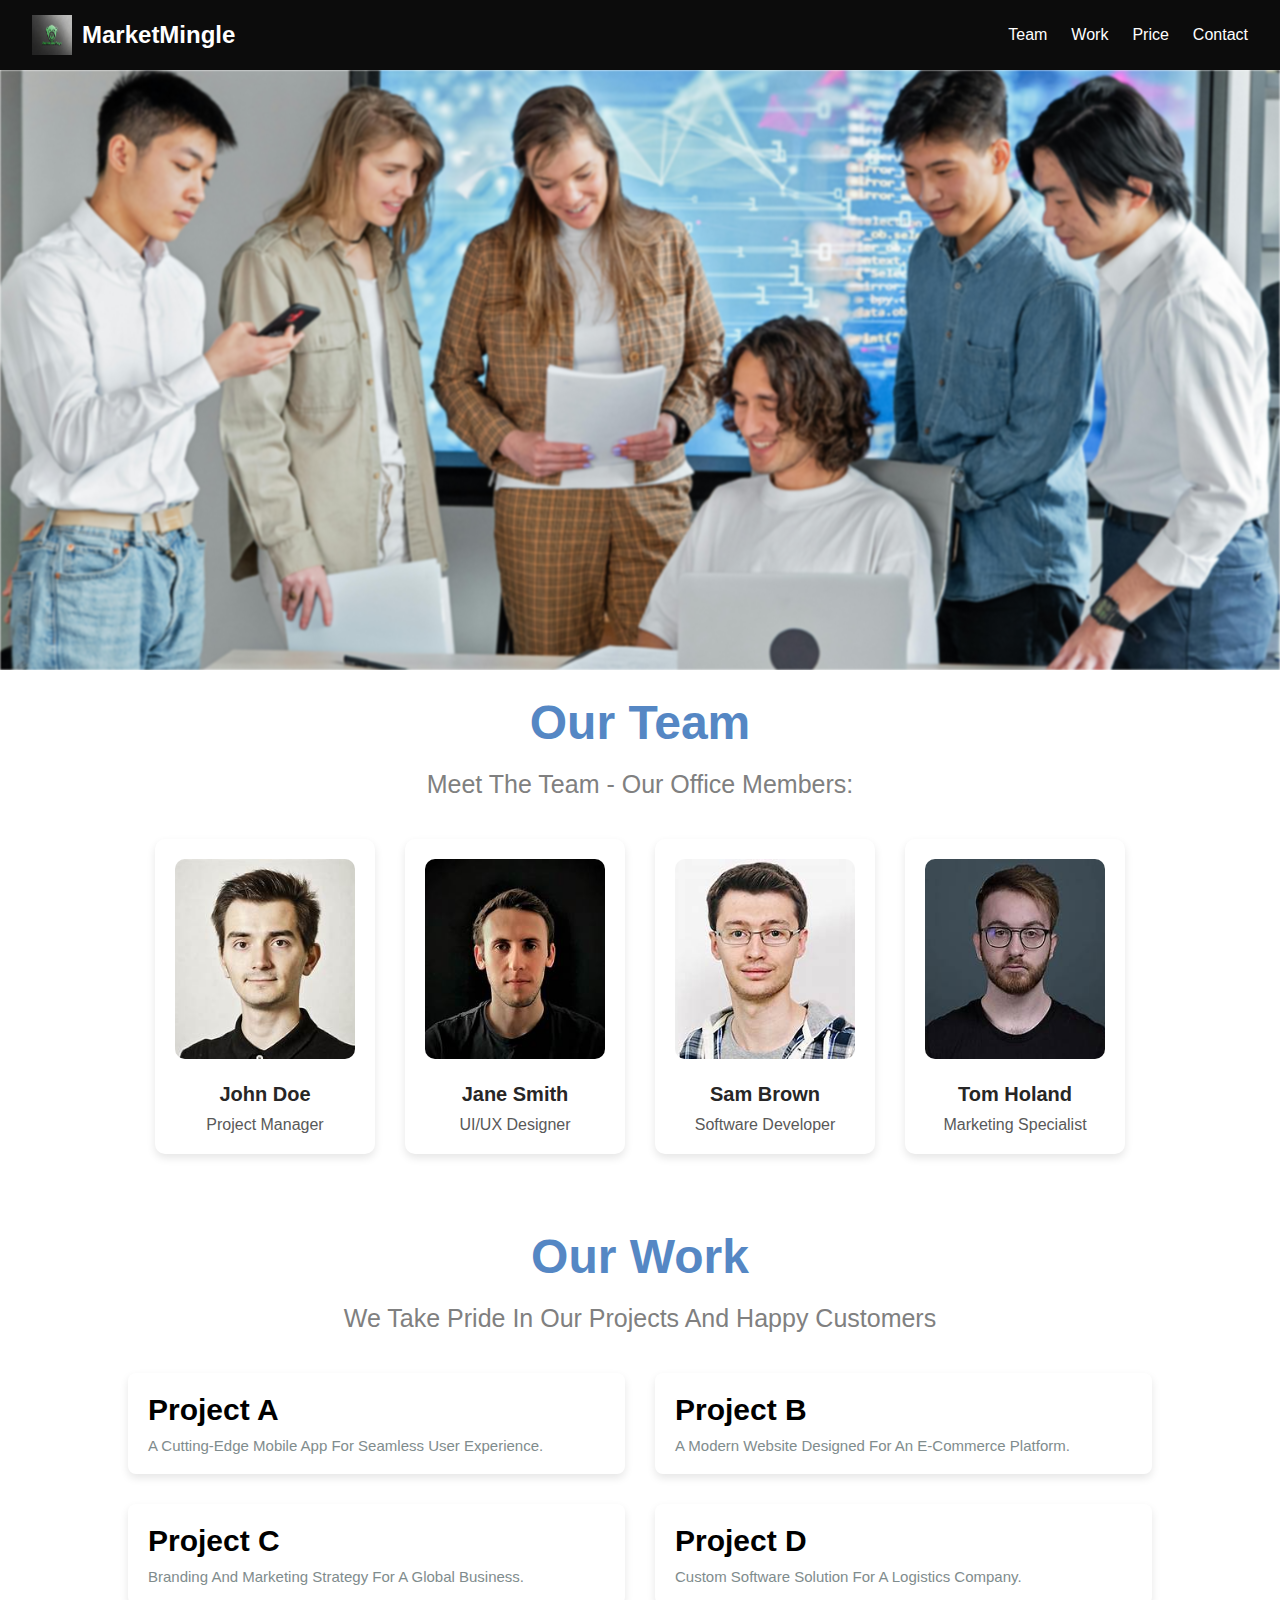
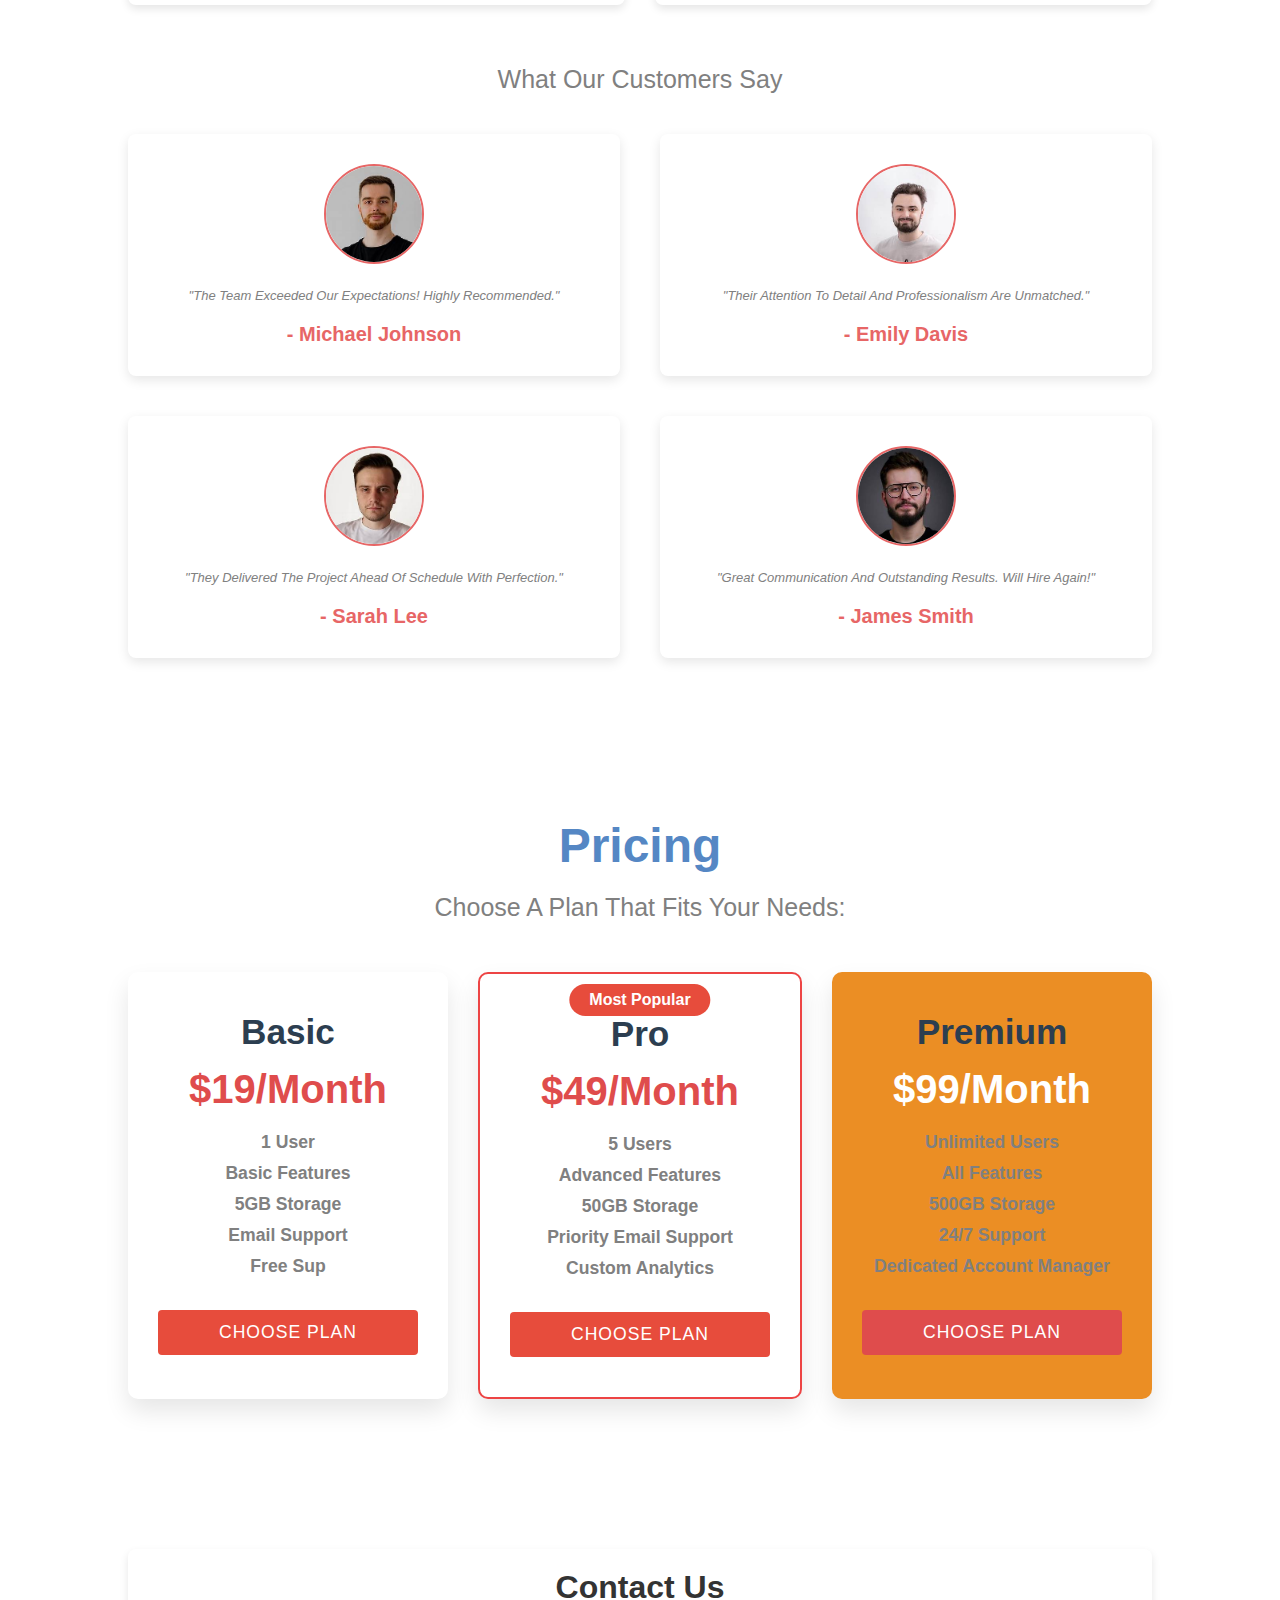
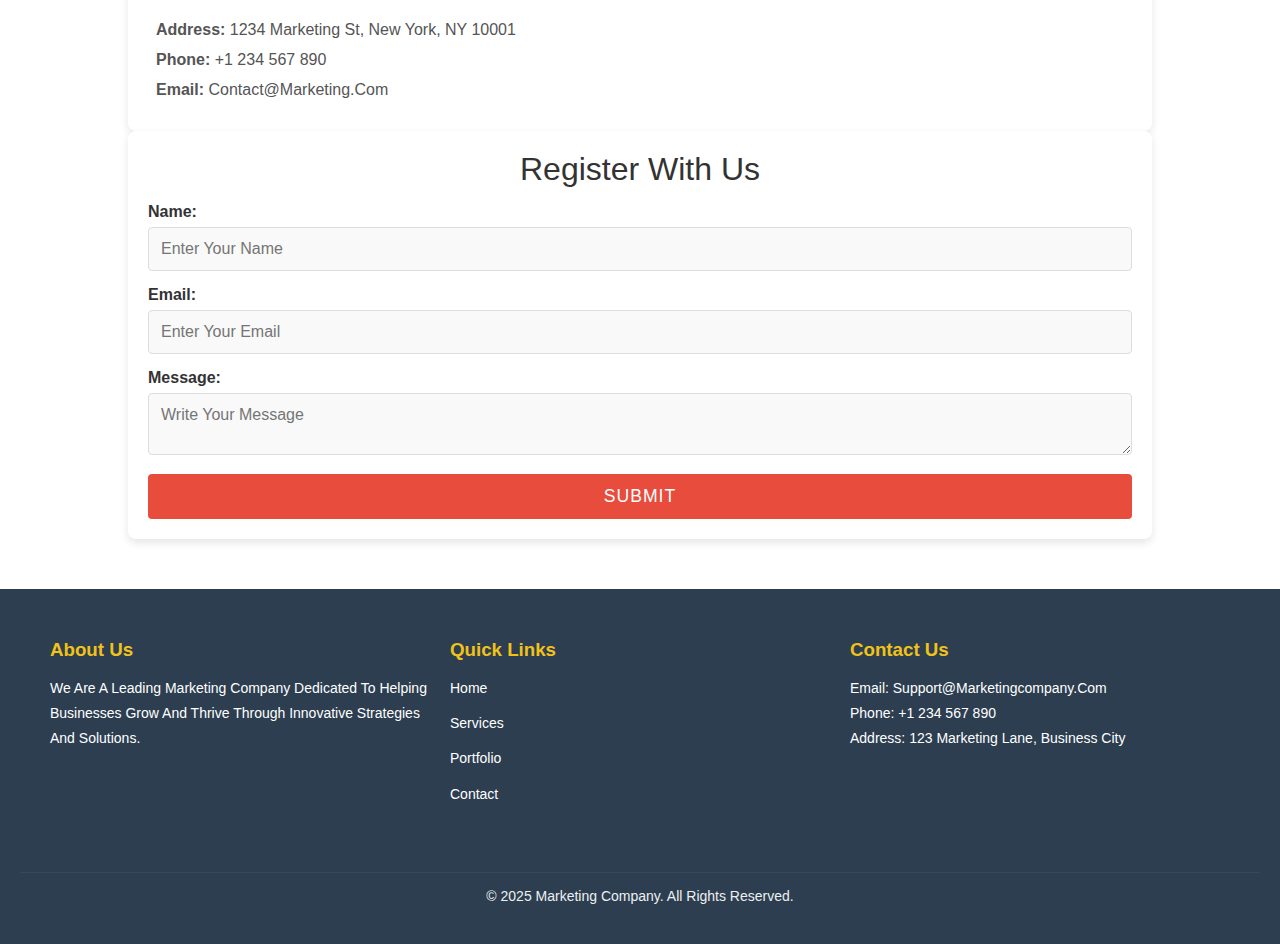
<file: Markeingpro/index.html>
<!DOCTYPE html>
<html lang="en">

<head>
    <meta charset="UTF-8">
    <meta name="viewport" content="width=device-width, initial-scale=1.0">
    <title>Marketing Website</title>
    <link rel="stylesheet" href="styles.css">
</head>

<body>
    <header class="navbar">
        <div class="logo">
            <img src="images/logo.jpg" alt="" class="logo-img">
            MarketMingle
        </div>
        <nav class="nav-links">
            <a href="#team">Team</a>
            <a href="#work">Work</a>
            <a href="#price">Price</a>
            <a href="#contact">Contact</a>
        </nav>
    </header>

    <!-- Home Section -->
    <div id="home" class="home">
        <img src="images/homei.jpg" alt="Home Image" class="home-img">
    </div>
    <!-- Team Section -->
    <section id="team" class="team">
        <h1>Our Team</h1>
        <h2>Meet the team - our office members:</h2>
        <div class="team-members">
            <div class="member">
                <img src="images/OIP (1).jpg" alt="John Doe, Project Manager" class="member-img">
                <h3>John Doe</h3>
                <p>Project Manager</p>
            </div>
            <div class="member">
                <img src="images/OIP (2).jpg" alt="Jane Smith, UI/UX Designer" class="member-img">
                <h3>Jane Smith</h3>
                <p>UI/UX Designer</p>
            </div>
            <div class="member">
                <img src="images/OIP (3).jpg" alt="Sam Brown, Software Developer" class="member-img">
                <h3>Sam Brown</h3>
                <p>Software Developer</p>
            </div>
            <div class="member">
                <img src="images/OIP.jpg" alt="Tom Holand, Marketing Specialist" class="member-img">
                <h3>Tom Holand</h3>
                <p>Marketing Specialist</p>
            </div>
        </div>
    </section>

    <!-- Work Section -->
    <section id="work" class="work">
        <div class="container">
            <h1>Our Work</h1>
            <h2>We take pride in our projects and happy customers</h2>
            <div class="projects">
                <div class="project">
                    <h3>Project A</h3>
                    <p>A cutting-edge mobile app for seamless user experience.</p>
                </div>
                <div class="project">
                    <h3>Project B</h3>
                    <p>A modern website designed for an e-commerce platform.</p>
                </div>
                <div class="project">
                    <h3>Project C</h3>
                    <p>Branding and marketing strategy for a global business.</p>
                </div>
                <div class="project">
                    <h3>Project D</h3>
                    <p>Custom software solution for a logistics company.</p>
                </div>
            </div>
            <div class="customers">
                <h2>What Our Customers Say</h2>
                <div class="reviews">
                    <div class="review">
                        <img src="images/cus1.jpg" alt="Customer 1" class="customer-img">
                        <p>"The team exceeded our expectations! Highly recommended."</p>
                        <h4>- Michael Johnson</h4>
                    </div>
                    <div class="review">
                        <img src="images/cus2.jpg" alt="Customer 2" class="customer-img">
                        <p>"Their attention to detail and professionalism are unmatched."</p>
                        <h4>- Emily Davis</h4>
                    </div>
                    <div class="review">
                        <img src="images/cus3.jpg" alt="Customer 3" class="customer-img">
                        <p>"They delivered the project ahead of schedule with perfection."</p>
                        <h4>- Sarah Lee</h4>
                    </div>
                    <div class="review">
                        <img src="images/cus4.jpg" alt="Customer 4" class="customer-img">
                        <p>"Great communication and outstanding results. Will hire again!"</p>
                        <h4>- James Smith</h4>
                    </div>
                </div>
            </div>
        </div>
    </section>

    <!-- Price Section -->
    <section id="price" class="price">
        <div class="container">
            <h1>Pricing</h1>
            <h2>Choose a plan that fits your needs:</h2>
            <div class="pricing-plans">
                <div class="plan">
                    <h3>Basic</h3>
                    <p class="price">$19/month</p>
                    <ul>
                        <li>1 User</li>
                        <li>Basic Features</li>
                        <li>5GB Storage</li>
                        <li>Email Support</li>
                        <li>free sup</li>
                    </ul>
                    <button>Choose Plan</button>
                </div>
                <div class="plan pro">
                    <h3>Pro</h3>
                    <p class="price">$49/month</p>
                    <ul>
                        <li>5 Users</li>
                        <li>Advanced Features</li>
                        <li>50GB Storage</li>
                        <li>Priority Email Support</li>
                        <li>Custom Analytics</li>
                    </ul>
                    <button>Choose Plan</button>
                </div>
                <div class="plan premium">
                    <h3>Premium</h3>
                    <p class="price">$99/month</p>
                    <ul>
                        <li>Unlimited Users</li>
                        <li>All Features</li>
                        <li>500GB Storage</li>
                        <li>24/7 Support</li>
                        <li>Dedicated Account Manager</li>
                    </ul>
                    <button>Choose Plan</button>
                </div>
            </div>
        </div>
    </section>

    <!-- Contact Section -->
    <section id="contact" class="contact">
        <div class="container">
            <div class="contact-info">
                <h1>Contact Us</h1>
                <p><i class="fas fa-map-marker-alt"></i> <strong>Address:</strong> 1234 Marketing St, New York, NY 10001
                </p>
                <p><i class="fas fa-phone-alt"></i> <strong>Phone:</strong> +1 234 567 890</p>
                <p><i class="fas fa-envelope"></i> <strong>Email:</strong> contact@marketing.com</p>
            </div>

            <div class="contact-form">
                <h2>Register with Us</h2>
                <form action="#" method="POST">
                    <label for="name">Name:</label>
                    <input type="text" id="name" name="name" required placeholder="Enter your name">

                    <label for="email">Email:</label>
                    <input type="email" id="email" name="email" required placeholder="Enter your email">

                    <label for="message">Message:</label>
                    <textarea id="message" name="message" required placeholder="Write your message"></textarea>

                    <button type="submit">Submit</button>
                </form>
            </div>
        </div>
    </section>

    <!-- Footer Section -->
    <footer class="footer">
        <div class="footer-content">
            <div class="footer-section about">
                <h3>About Us</h3>
                <p>We are a leading marketing company dedicated to helping businesses grow and thrive through innovative
                    strategies and solutions.</p>
            </div>
            <div class="footer-section links">
                <h3>Quick Links</h3>
                <ul>
                    <li><a href="">Home</a></li>
                    <li><a href="">Services</a></li>
                    <li><a href="">Portfolio</a></li>
                    <li><a href="">Contact</a></li>
                </ul>
            </div>
            <div class="footer-section contact">
                <h3>Contact Us</h3>
                <p>Email: support@marketingcompany.com</p>
                <p>Phone: +1 234 567 890</p>
                <p>Address: 123 Marketing Lane, Business City</p>
            </div>
        </div>
        <div class="footer-bottom">
            <p>&copy; 2025 Marketing Company. All Rights Reserved.</p>
        </div>
    </footer>





</body>

</html>
</file>
<file: Markeingpro/styles.css>
* {
    margin: 0;
    padding: 0;
    box-sizing: border-box;
    font-family: Arial, Helvetica, sans-serif;
    text-transform: capitalize;

}


/* Navbar  */
.navbar {
    display: flex;
    justify-content: space-between;
    align-items: center;
    background-color: #0c0c0c;
    padding: 15px 32px;
    color: white;


    .logo {
        display: flex;
        align-items: center;
        font-size: 24px;
        font-weight: bold;
    }

    .logo-img {
        width: 40px;
        height: 40px;
        margin-right: 10px;
    }

    .nav-links {
        display: flex;
        gap: 24px;
    }

    .nav-links a {
        color: white;
        text-decoration: none;
        font-size: 16px;
        transition: color 0.3s;
    }

    .nav-links a:hover {
        color: rgb(243, 243, 172);
    }
}

/* Home Section  */

.home {
    height: 600px;
    overflow: hidden;


    .home-img {
        width: 100%;
        height: 100%;
        object-fit: cover;
        filter: blur(1px);

    }
}

/* team  Section  */

#team {
    padding: 25px 20px;
    background-color: white;
    text-align: center;

    #team h1 {
        font-size: 48px;
        color: #333;
        margin-bottom: 10px;
    }

    #team h2 {
        font-size: 24px;
        color: gray;
        margin-bottom: 30px;
    }

    .team-members {
        display: flex;
        flex-wrap: wrap;
        justify-content: center;
        gap: 30px;
        margin-top: 20px;
    }

    .member {
        background-color: white;
        border-radius: 10px;
        padding: 20px;
        width: 220px;
        box-shadow: 0 4px 8px rgba(0, 0, 0, 0.1);
        transition: transform 0.3s ease, box-shadow 0.3s ease;
    }

    .member:hover {
        transform: translateY(-10px);
        box-shadow: 0 6px 16px rgba(0, 0, 0, 0.2);
    }

    .member-img {
        width: 100%;
        height: 200px;
        object-fit: cover;
        border-radius: 10px;
        margin-bottom: 20px;
    }

    .member h3 {
        font-size: 20px;
        color: rgb(39, 38, 38);
        margin-bottom: 10px;
    }

    .member p {
        font-size: 16px;
        color: rgb(89, 89, 89);
    }
}

/* work Section */
.container {
    width: 80%;
    margin: 0 auto;

}

.projects {
    display: grid;
    grid-template-columns: repeat(2, 1fr);
    gap: 30px;
    margin-bottom: 60px;
}

.project {
    background-color: white;
    padding: 20px;
    border-radius: 8px;
    box-shadow: 0 4px 8px rgba(0, 0, 0, 0.1);
    transition: transform 0.3s ease-in-out;
}

.project:hover {
    transform: translateY(-10px);
}

.project h3 {
    font-size: 30px;
    margin-bottom: 10px;
}

.project p {
    font-size: 15px;
    color: #7f8c8d;
}

/* Customers Section */
.customers {
    text-align: center;
    margin-bottom: 60px;
}

.reviews {
    display: grid;
    grid-template-columns: repeat(2, 1fr);
    gap: 40px;
}

.review {
    background-color: white;
    padding: 30px;
    border-radius: 8px;
    box-shadow: 0 4px 12px rgba(0, 0, 0, 0.1);
    text-align: center;
    transition: transform 0.3s ease-in-out;
}

.review:hover {
    transform: translateY(-10px);
}

.customer-img {
    width: 100px;
    height: 100px;
    border-radius: 50%;
    margin-bottom: 20px;
    border: 2px solid rgb(231, 102, 102);
}

.review p {
    font-style: italic;
    color: gray;
    margin-bottom: 20px;
    font-size: 13px;
}

.review h4 {
    font-weight: 600;
    font-size: 20px;
    color: rgb(231, 102, 102);
}

/* Price Section */
.container {
    width: 80%;
    margin: 0 auto;
    padding: 50px 0;
}

h1 {
    font-size: 3rem;
    text-align: center;
    color: rgb(85, 135, 196);
    margin-bottom: 20px;
}

h2 {
    text-align: center;
    font-size: 25px;
    color: gray;
    margin-bottom: 40px;
    font-weight: 400;
}

.pricing-plans {
    display: flex;
    justify-content: space-between;
    gap: 30px;
    margin-top: 50px;
}

.plan {
    background-color: white;
    padding: 40px 30px;
    border-radius: 10px;
    box-shadow: 0 12px 24px rgba(0, 0, 0, 0.1);
    text-align: center;
    flex: 1;
    transition: transform 0.3s ease, box-shadow 0.3s ease;
    position: relative;
}

.plan:hover {
    transform: translateY(-10px);
    box-shadow: 0 16px 32px rgba(0, 0, 0, 0.2);
}

.plan h3 {
    font-size: 2.2rem;
    color: #2C3E50;
    margin-bottom: 15px;
}

.price {
    font-size: 2.5rem;
    font-weight: 700;
    color: rgb(223, 76, 76);
    margin-bottom: 20px;
}

ul {
    list-style-type: none;
    margin-bottom: 25px;
}

ul li {
    font-size: 1.1rem;
    color: gray;
    margin-bottom: 10px;
}

button {
    padding: 15px 40px;
    background-color: rgb(223, 76, 76);
    color: white;
    border: none;
    border-radius: 30px;
    font-size: 1.1rem;
    cursor: pointer;
    transition: background-color 0.3s ease;
    text-transform: uppercase;
    letter-spacing: 1px;
}

button:hover {
    background-color: rgb(237, 68, 68);
}

/* Highlight Pro and Premium Plans */
.pro {
    background-color: white;
    border: 2px solid rgb(237, 68, 68);
    position: relative;
    z-index: 1;
}

.pro::after {
    content: "Most Popular";
    position: absolute;
    top: 10px;
    left: 50%;
    transform: translateX(-50%);
    background-color: #e74c3c;
    color: white;
    padding: 7px 20px;
    border-radius: 30px;
    font-weight: 600;
    font-size: 1rem;
}

.premium {
    background-color: rgb(235, 142, 36);
    color: white;
    box-shadow: 0 12px 24px rgba(0, 0, 0, 0.1);
}

.premium .price {
    color: white;
}

.premium button {
    background-color: rgb(223, 76, 76);
}

.premium button:hover {
    background-color: rgb(237, 68, 68);
}

/* Contact Section */
.container {
    width: 80%;
    margin: 0 auto;
    padding-top: 50px;
}

#contact {
    display: flex;
    justify-content: space-between;
    gap: 30px;
    margin-top: 50px;
    flex-wrap: wrap;
}

.contact-info,
.contact-form {
    background-color: white;
    padding: 20px;
    border-radius: 8px;
    box-shadow: 0 4px 8px rgba(0, 0, 0, 0.1);
    flex: 1;
}

.contact-info h1,
.contact-form h2 {
    color: #333;
    font-size: 2rem;
    margin-bottom: 15px;
    text-align: center;
}

.contact-info p {
    font-size: 1rem;
    color: #555;
    margin-bottom: 12px;
}

.contact-info p i {
    color: #e74c3c;
    margin-right: 8px;
}

.contact-form label {
    display: block;
    margin-bottom: 6px;
    font-weight: 600;
    color: #333;
}

.contact-form input,
.contact-form textarea {
    width: 100%;
    padding: 12px;
    margin-bottom: 15px;
    border: 1px solid #ddd;
    border-radius: 4px;
    font-size: 1rem;
    background-color: #f9f9f9;
}

.contact-form input:focus,
.contact-form textarea:focus {
    border-color: #e74c3c;
    outline: none;
}

/* Button */
button {
    padding: 12px 30px;
    background-color: #e74c3c;
    color: white;
    border: none;
    border-radius: 4px;
    font-size: 1.1rem;
    cursor: pointer;
    width: 100%;
}

button:hover {
    background-color: #c0392b;
}

/* Footer Styling */
.footer {
    background-color: #2c3e50;
    color: #ecf0f1;
    padding: 40px 20px;
    text-align: center;
}

.footer-content {
    display: flex;
    flex-wrap: wrap;
    justify-content: space-around;
    max-width: 1200px;
    margin: 0 auto;
    text-align: left;
}

.footer-section {
    flex: 1 1 300px;
    margin: 10px;
}

.footer-section h3 {
    margin-bottom: 15px;
    color: rgb(241, 194, 26);
}

.footer-section p,
.footer-section a {
    font-size: 14px;
    line-height: 1.8;
    color: white;
    text-decoration: none;
}

.footer-section a:hover {
    color: rgb(241, 194, 26);
}

.footer-section ul {
    list-style: none;
    padding: 0;
}

.footer-section ul li {
    margin: 10px 0;
}

.footer-bottom {
    margin-top: 30px;
    border-top: 1px solid #34495e;
    padding-top: 15px;
    font-size: 14px;
}
</file>
